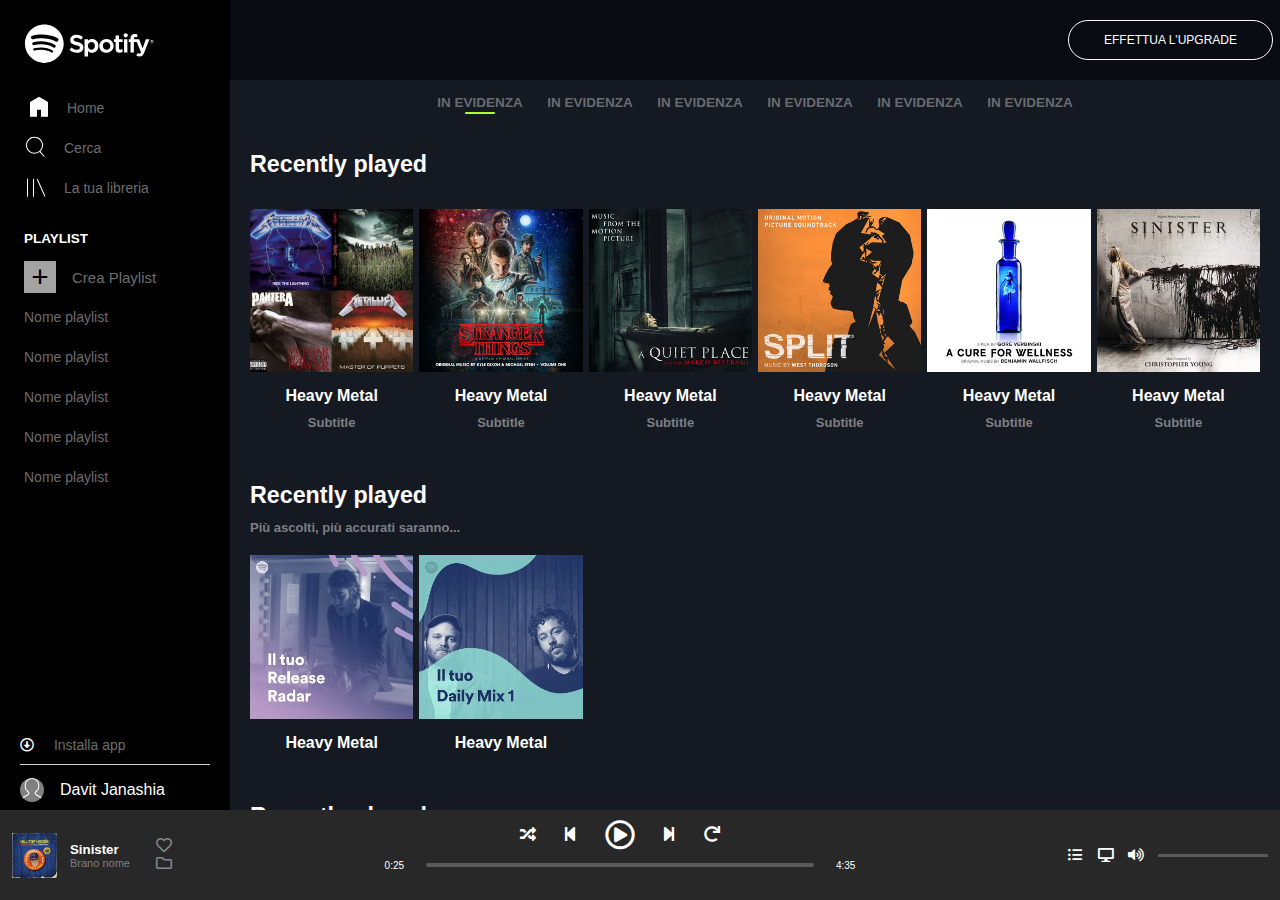
<file: index.html>
<!DOCTYPE html>
<html lang="en" dir="ltr">

  <head>
    <title>Spotify</title>
    <link rel="shortcut icon" href="img/spoticon1.png">
    <meta charset="utf-8"> <!--  -->
    <meta http-equiv="X-UA-Compatible" content="IE=edge"> <!--  -->
    <meta name="viewport" content="width=device-width, initial-scale=1"> <!-- ? -->
    <link rel="stylesheet" href="css/all.min.css"> <!-- font awsome-is dokumenttan linki  -->
    <link rel="stylesheet" href="css/fontawesome.min.css"> <!-- font awsome-is dokumenttan linki  -->

    <link rel="stylesheet" href="https://cdnjs.cloudflare.com/ajax/libs/font-awesome/4.7.0/css/font-awesome.min.css" />


    <link rel="stylesheet" href="css/style.css"> <!-- chemi css faili -->
  </head>

  <body>

    <div class="my-all-container">

      <header>

        <div class="my-navbar">

          <div class="my-nav-top">

            <div class="my-logo-header">

              <div class="my-logo-box">

                <a href="#">
                  <img id="my-logo" src="img/logo.svg" alt="header-logo">
                  <img id="my-logo-small" src="img/logo-small.svg" alt="img">
                </a>

              </div>

            </div>



            <div class="my-header-list n1">
              <ul>
                <li>
                  <a href="#">
                    <div class="my-home">
                      <img src="img/home.svg" alt="img">
                    </div>
                    <span>Home</span>
                  </a>
                </li>

                <li>
                  <a href="#">
                    <div class="my-search">
                      <img src="img/search.svg" alt="img">
                    </div>
                    <span>Cerca</span>
                  </a>
                </li>

                <li>
                  <a href="#">
                    <div class="my-library">
                      <img src="img/libreria.svg" alt="img">
                    </div>
                    <span>La tua libreria</span>
                  </a>
                </li>
              </ul>
            </div>

            <div class="my-header-list n2">
              <h2>PLAYLIST</h2>
              <div class="my-create-playlist">

                <a id="crea-playlist" href="#">

                  <div class="my-plus-box">
                    &plus;
                  </div>

                  <span>
                    Crea Playlist
                  </span>

                </a>

              </div>



              <ul id="my-ul-header">

                <li>
                  <a href="#">
                    Nome playlist
                  </a>
                </li>

                <li>
                  <a href="#">
                    Nome playlist
                  </a>
                </li>

                <li>
                  <a href="#">
                    Nome playlist
                  </a>
                </li>

                <li>
                  <a href="#">
                    Nome playlist
                  </a>
                </li>

                <li>
                  <a href="#">
                    Nome playlist
                  </a>
                </li>

              </ul>



            </div>

          </div>


          <div class="my-nav-bottom">

            <div class="my-header-list n3">

              <ul>
                <li>

                  <a href="#">

                    <i id="install" class="far fa-arrow-alt-circle-down"></i>

                    <span>Installa app</span>

                  </a>
                </li>

                <li>
                  <a id="profile" href="#">

                    <div class="my-profile-box">
                      <img src="img/profile.svg" alt="img">
                    </div>

                    <span id="my_user">User User</span>

                  </a>

                </li>
              </ul>
            </div>

          </div>


        </div>

      </header>



      <main>

        <div class="my-main-upgrade">
          <a href="#">EFFETTUA L'UPGRADE</a>
        </div>

        <div class="my-main-menu">

          <div id="my-ham">
            <i class="fas fa-bars"></i>
          </div>

          <ul class="my-main-menu-ul">

            <li>
               <a href="#">
                 IN EVIDENZA
              </a>
              <div class="my-main-menu-line n1">
              </div>
            </li>

            <li>
               <a href="#">
                 IN EVIDENZA
              </a>
              <div class="my-main-menu-line n2">
              </div>
            </li>

            <li>
               <a href="#">
                 IN EVIDENZA
              </a>
              <div class="my-main-menu-line n3">
              </div>
            </li>

            <li>
               <a href="#">
                 IN EVIDENZA
              </a>
              <div class="my-main-menu-line n4">
              </div>
            </li>

            <li>
               <a href="#">
                 IN EVIDENZA
              </a>
              <div class="my-main-menu-line n5">
              </div>
            </li>

            <li>
               <a href="#">
                 IN EVIDENZA
              </a>
              <div class="my-main-menu-line n6">
              </div>
            </li>

          </ul>
        </div>

        <section class="my-section n1">

          <div class="my-h2-album">
            <h2>Recently played</h2>
          </div>
          <div class="my-album-pictures n1">

            <div class="">

              <div class="my-album-hover">

                <img src="img/metal_lifting.jpg" alt="img">

                <div class="my-play-box-hover">
                  <i class="far fa-play-circle hover-play"></i>
                </div>

              </div>

              <div class="my-album-names">
                <h3>Heavy Metal</h3>
                <p>Subtitle</p>
              </div>
            </div>

            <div class="">


              <div class="my-album-hover">

                <img src="img/stranger.jpeg" alt="img">

                <div class="my-play-box-hover">
                  <i class="far fa-play-circle hover-play"></i>
                </div>

              </div>

              <div class="my-album-names">
                <h3>Heavy Metal</h3>
                <p>Subtitle</p>
              </div>
            </div>

            <div class="">

              <div class="my-album-hover">

                <img src="img/aquietplace.jpeg" alt="img">

                <div class="my-play-box-hover">
                  <i class="far fa-play-circle hover-play"></i>
                </div>

              </div>

              <div class="my-album-names">
                <h3>Heavy Metal</h3>
                <p>Subtitle</p>
              </div>
            </div>

            <div class="">

              <div class="my-album-hover">
                <img src="img/split.jpeg" alt="img">

                <div class="my-play-box-hover">
                  <i class="far fa-play-circle hover-play"></i>
                </div>
              </div>

              <div class="my-album-names">
                <h3>Heavy Metal</h3>
                <p>Subtitle</p>
              </div>
            </div>

            <div class="">

              <div class="my-album-hover">
                <img src="img/cure.jpeg" alt="img">

                <div class="my-play-box-hover">
                  <i class="far fa-play-circle hover-play"></i>
                </div>
              </div>


              <div class="my-album-names">
                <h3>Heavy Metal</h3>
                <p>Subtitle</p>
              </div>
            </div>

            <div class="">

              <div class="my-album-hover">
                <img src="img/sinister.jpeg" alt="img">

                <div class="my-play-box-hover">
                  <i class="far fa-play-circle hover-play"></i>
                </div>
              </div>


              <div class="my-album-names">
                <h3>Heavy Metal</h3>
                <p>Subtitle</p>
              </div>
            </div>

            <div class="my-empty">
            </div>

            <div class="my-empty">
            </div>

            <div class="my-empty">
            </div>

            <div class="my-empty">
            </div>

            <div class="my-empty">
            </div>

            <div class="my-empty">
            </div>

          </div>

        </section>

        <section class="my-section n2">

          <div class="my-h2-album">
            <h2>Recently played</h2>
          </div>

          <p class="my-p-album">Più ascolti, più accurati saranno...</p>
          <div class="my-album-pictures n2">

            <div class="">



              <div class="my-album-hover">
                <img src="img/radar.jpeg" alt="img">

                <div class="my-play-box-hover">
                  <i class="far fa-play-circle hover-play"></i>
                </div>
              </div>




              <div class="my-album-names">
                <h3>Heavy Metal</h3>
              </div>
            </div>

            <div class="">


              <div class="my-album-hover">
                <img src="img/mixdaily.jpeg" alt="img">

                <div class="my-play-box-hover">
                  <i class="far fa-play-circle hover-play"></i>
                </div>
              </div>




              <div class="my-album-names">
                <h3>Heavy Metal</h3>
              </div>
            </div>

            <div class="my-empty">
            </div>

            <div class="my-empty">
            </div>

            <div class="my-empty">
            </div>

            <div class="my-empty">
            </div>

          </div>

        </section>

        <section class="my-section n3">

          <div class="my-h2-album">
            <h2>Recently played</h2>
          </div>

          <p class="my-p-album">Più ascolti, più accurati saranno...</p>
          <div class="my-album-pictures n3">

            <div class="">

              <div class="my-album-hover round">

                <img src="img/youg.jpeg" alt="img">

                <div class="my-play-box-hover round">
                  <i class="far fa-play-circle hover-play"></i>
                </div>

              </div>

              <div class="my-album-names">
                <h3>Heavy Metal</h3>
              </div>
            </div>

            <div class="">


              <div class="my-album-hover round">

                <img src="img/einaudi.jpeg" alt="img">
                <div class="my-play-box-hover round">
                  <i class="far fa-play-circle hover-play"></i>
                </div>
              </div>


              <div class="my-album-names">
                <h3>Heavy Metal</h3>
              </div>
            </div>

            <div class="my-empty">
            </div>

            <div class="my-empty">
            </div>

            <div class="my-empty">
            </div>

            <div class="my-empty">
            </div>

          </div>

        </section>

      </main>




      <footer>

        <div class="my-player">

          <div class="my-player-left">

            <div class="my-player-left-content">

              <div id="player-left-img-box">
                <img src="img/player_left.jpg" alt="img-little">
              </div>

              <div class="my-player-left-text">
                <h5>Sinister</h5>
                <p>Brano nome</p>
              </div>

            </div>

            <div class="my-player-left-icons">
              <a href="#"><i class="far fa-heart"></i></a>
              <a href="#"><i class="far fa-folder"></i></a>
            </div>

          </div>

          <div class="my-player-middle">

            <div class="my-middle-top">
              <div class="my-play-buttons">

                <a href="#"><i class="fas fa-random"></i></a>
                <a href="#"><i class="fas fa-step-backward"></i></a>
                <a href="#"><i id="play" class="far fa-play-circle"></i></a>
                <a href="#"><i class="fas fa-step-forward"></i></a>
                <a href="#"><i class="fas fa-redo"></i></a>

              </div>
            </div>

            <div class="my-middle-bottom">
              <div class="my-play-line-bottom">

                <div class="my-player-time">
                  0:25
                </div>

                <div class="my-player-line">
                </div>

                <div class="my-player-time">
                  4:35
                </div>

              </div>
            </div>

          </div>

          <div class="my-player-right">

            <div class="my-some-logos-right">

              <a id="one" href="#"><i class="fas fa-list-ul"></i></a>
              <a id="two" href="#"><i class="fas fa-desktop"></i></a>
              <a id="three" href="#"><i class="fas fa-volume-up"></i></a>
              <div id="four" class="my-player-right-line"></div>

            </div>
          </div>
        </div>

      </footer>

    </div>


    <script rel="stylesheet" type="text/javascript" src="js/script.js"></script>


  </body>

</html>
</file>
<file: css/style.css>
*{
  box-sizing: border-box;
  margin:0;
  /* DEBUG:  */
  /* border:1px solid black; */
  /* padding:5px; */
  }

html {
  overflow: hidden;
  height: 100vh;
  scrollbar-color: hsla(0,0%,100%,.3) transparent;
}


body{
  font-family: Helvetica, Arial, sans-serif;
  height: 100vh;
  /* DEBUG:  */
  color: #7d7f84;
}

h2, h3, h4, h5{
  color: white;
}

ul{
  list-style-type: none;
  margin: 0;
  padding: 0;
}

a{
  text-decoration: none;
}
a:hover{
  color: white!important;
}
a:hover i{
  color: white;
}


/* griglia */

.my-all-container{
  display: grid;
  /* grid-gap: 2px; */
  grid-template-rows:calc(100vh - 90px) 90px;
  grid-template-columns:230px calc(100% - 230px);
}


header{
  background-color: #000000;
  grid-row:1/2;
  grid-column: 1/2;
  height: calc(100vh - 90px);
  overflow: hidden;
  padding: 24px 24px 0 24px;
}

header a{
  color: #6d6d6d;
}

header a:not(#profile){
  font-size: 14px;
}

header img:not(#my-logo){
  /* max-width: 100%; */
  width: 24px;
  margin-right: 16px;
}

header a#crea-playlist{
  font-size: 15px;
  display: flex;
  width: 100%;

}

header a#crea-playlist .my-plus-box{
  margin-right: 16px;
  background-color: #a3a3a3;
  width: 32px;
  height: 32px;
  display: flex;
  justify-content: center;
  align-items: center;
  font-size: 30px;
  color: black;
  font-weight: lighter;
}

#my-logo{
  max-width: 100%;
}

#my-logo-small{
  display: none;
}


.my-header-list.n1 a{
  display: flex;
  align-items: center;
  justify-content: flex-start;
  height: 40px;
}

#profile{
  color: white;
  display: flex;
  align-items: center;
}

.my-header-list.n2 h2{
  font-size: 13.5px;
}

.my-header-list.n2 > ul > li{
  height: 40px;
}

.my-header-list.n2 > *{
  padding: 3px 0 12px 0;
}

.my-create-playlist{
  display: flex;
  align-items: center;
}

.my-create-playlist span{
  display: flex;
  align-items: center;
}



.my-navbar{
  width: 100%;
  height: 100%;
  display: flex;
  flex-direction: column;
  justify-content: space-between;
}

.my-navbar > *{
  width: 100%;
}

.my-logo-header{
  display: flex;
  align-items: center;
  justify-content: flex-start;
  width: 100%;
  /* DEBUG:  */
  margin-bottom: 22px;
}

.my-logo-box{
  width: 131px;
}

.my-logo-box a{
  display: block;
}

.my-header-list.n1{
  margin-bottom: 20px;
}

.my-header-list.n1 ul li{
  border-left: 3px solid #adff2f;
  margin-left: -24px;
  padding-left: 24px;
}

.my-header-list.n1 ul li:not(:first-child){
  border: none;
}

/* prova scroll playlist */

.my-nav-top{
  height: 90%;
  overflow-y: hidden;
}


#my-ul-header{
  max-height: calc(100vh - 470px);
  overflow-y: auto;
}

.my-nav-bottom{
  position: fixed;
  bottom: 90px;
  left: 0;
  margin-left: 20px;
  background-color: black;
  padding-bottom: 5px;
  width: 190px;
  max-height: calc(100vh - 400px);
}

/* fine prova scroll playlist */

.my-header-list.n3 ul li:first-child{
  border-bottom: 1px solid lightgrey;
}

.my-header-list.n3 ul li{
  height: 40px;
  display: flex;
  align-items: center;
}

.my-header-list.n3 ul li:last-child{
  padding-top: 9px;
}

.my-profile-box{
  border-radius: 50%;
  background-color: #808080;
  width: 24px;
  height: 24px;
  overflow: hidden;
}

.my-profile-box img{
  max-width: 100%;
}

.my-profile-box{
  margin-right: 16px;
}

#install{
  margin-right: 16px;
  color: white;
}

main{
  background-color: #141922;
  grid-row: 1/2;
  grid-column: 2/3;
  overflow: auto;
  overflow-x: hidden;
  padding: 0 20px;
}

main > *{
  display: flex;
}

#my-ham{
  display: none;
}

.my-main-upgrade{
  background-color: #080b12;
  justify-content: flex-end;
  align-items: center;
  /* DEBUG:  */
  height: 80px;
  padding-right: 7px;
  margin-left: -20px;
  margin-right: -20px;
}

.my-main-upgrade a{
  color: white;
  border-radius: 40px;
  border: 1px solid white;
  padding: 12px 35px;
  font-size: 12px;

  transition: 0.3s;
}

.my-main-upgrade a:hover{
  transform: scale(1.1);
}

.my-main-menu{
  justify-content: center;
  align-items: center;
}


.my-main-menu a{
  color: #696b70;
  font-size: 13.5px;
  font-weight:bolder;
}

.my-main-menu-line{
  width: 30px;
  height: 2px;
  border-radius: 3px;
  background-color: #adff2f;
  margin-top: 2px;
  visibility:hidden
}

.my-main-menu-line.n1{
  visibility: visible;
}



.my-main-menu-ul{
  display: flex;
  justify-content: center;
  align-items: center;
  list-style-type: none;
  flex-wrap: wrap;
  padding: 10px 0;
}
.my-main-menu-ul li{
  display: flex;
  margin: 0;
  justify-content: center;
  align-items: center;
  flex-direction: column;
  padding: 5px 0;
  margin-bottom: 10px;
}

.my-main-menu-ul li a{
  display: inline-block;
  text-align: center;
  min-width: 110px;
}

.my-section{
  flex-direction: column;
  margin-bottom: 35px;
}

.my-h2-album{
  height: 50px;
  display: flex;
  align-items: center;
  font-size: 15.5px;
}

.my-p-album{
  font-size: 13px;
  font-weight: bolder;
}
.my-section > *{
  width: 100%;
}

.my-album-pictures > div img{
  max-width: 100%;
  height: auto;
  overflow: hidden;
}

.my-section.n1{
}

.my-album-hover{
  width: 100%;
  max-width: 300px;
  position: relative;
  display: flex;
  justify-content: center;
  align-items: center;
}

.my-play-box-hover{
  position: absolute;
  width: 100%;
  height: 100%;
  background-color: rgba(0, 0, 0, 0.3);
  /* display: flex; */
  align-items: center;
  justify-content: center;
  display:none;
}

.hover-play{
  font-size: 60px;
  color:white;
  opacity: 0.75;
}



.my-album-hover:hover .my-play-box-hover{
  display: flex;
}

.my-album-pictures{
  display: flex;
  text-align: center;
  justify-content: space-between;
  flex-wrap: wrap;
  width: auto;
  padding-top: 20px;
}


.my-album-pictures > *{
  width: calc(97% / 6);
  /* DEBUG:  */
  min-width: 150px;
  max-width: 300px!important;
}

.my-album-pictures h3 {
  padding: 15px 0 5px 0;
  font-size: 16px;
}

.my-album-pictures p {
  padding: 5px 0;
  font-size: 13px;
  font-weight: bolder;
}

.my-album-names > *{
  width: 100%;
}


.my-album-hover.round{
  width: 100%;
  max-width: 300px;
  border-radius: 50%;
  overflow: hidden;
}

.my-play-box-hover.round{
  width: 100%;
  border-radius: 50%;
  overflow: hidden;
}

footer{
  background-color: #282828;
  grid-row: 2/3;
  grid-column: 1/3;
  padding: 20px 12px;
  z-index: 999;
}

footer i{
  color: #878787;
}

.my-player{
  width: 100%;
  height: 100%;
  display: flex;
  justify-content: space-between;
}


.my-player > *{
  /* DEBUG:  */
  /* margin-right: 10px; */
}

.my-player-left{
  min-width: 160px;
}

.my-player-right{
  min-width: 200px;
}

#player-left-img-box{
  /* DEBUG:  */
  width: 45px;
  height: 45px;
  margin-right: 13px;
}

#player-left-img-box img{
  max-width: 100%;
}

.my-player-left{
  display: flex;
  align-items: center;
  justify-content:  space-between;
}

.my-player-left-content{
  display: flex;
}

.my-player-left-icons{
  display: flex;
  flex-direction: column;
}

.my-player-left-icons a:first-child{
  /* margin-right: 15px; */
}

.my-player-left-text{
  display: flex;
  flex-direction: column;
  justify-content: center;
}

.my-player-left-text h4{
  font-size: 9.5px;
}

.my-player-left-text p{
  font-size: 11px;
}

.my-player-middle{
  flex: 0.55;
  display: flex;
  flex-direction: column;
  align-items: center;
  margin-left: 20px;
  margin-right: 20px;
}

.my-player-middle > *{
  flex: 0.5;
  display: flex;
  width: 100%;
}

.my-middle-top{
  justify-content: center;
  align-items: center;
  margin-top: -10px;
}

.my-middle-top i, .my-some-logos-right i{
  color: white;
}

#play{
  font-size: 30px;
}

.my-play-buttons{
  display: flex;
  justify-content: space-between;
  width: 200px;
  align-items: center;
}

.my-play-buttons > *{
  /* margin-right: 2%; */
}

.my-play-line-bottom{
  display: flex;
  width: 100%;
  justify-content: space-between;
  align-items: center;
}

.my-player-time{
  font-size: 10px;
  color: white;
}

.my-player-line{
  flex: 0.9;
  height: 4px;
  align-self: center;
  background-color: #5a5a5a;
  border-radius: 5px;
}

.my-player-right{
  display: flex;
  align-items: center;
  justify-content: center;
}

.my-some-logos-right{
  display: flex;
  justify-content: space-between;
  width: 100%;
  align-items: center;
}

.my-some-logos-right i{
  font-size: 14px;
}

.my-player-right-line{
  height: 3px;
  width: 100px;
  background-color: #5a5a5a;
}

#one, #two, #three{
  width: 13%;
}

#four{
  width: 55%;
}

/* media query */



/* my media */
@media (max-width: 394px){
  .my-album-pictures > *{
    width: 97% !important;
    max-width: 300px!important;
  }

  .my-album-pictures > div:not(.my-empty){
    margin-bottom: 23px;
  }

  .my-main-menu{
    height: 50px;
    width: 100%;
  }

  .my-main-menu > ul{
    display: none!important;
  }

  .my-main-menu{
    display: flex;
    justify-content: flex-end;
    align-items: center;
  }

  #my-ham{
    display: block;
  }

  #my-ham:hover{
    color: white;
  }


}

 /* Small devices (landscape phones, 576px and up) */
@media (max-width: 576px) {

  .my-all-container{
    display: grid;
    /* grid-gap: 2px; */
    grid-template-rows:calc(100vh - 90px) 90px;
    grid-template-columns:55px calc(100% - 55px);
  }

  .my-main-menu-ul li a{
    font-size: 10px;
    min-width: 90px!important;
  }

  header{
    width: 55px;
    padding: 4px;
  }

  #my-logo{
    display: none;
  }

  .my-logo-box{
    display: flex;
    justify-content: center;
    align-items: center;

  }

  #my-logo-small{
    display: block;
    margin: 0!important;
    padding-top: 5px;
    width: 28px!important;
  }

  .my-header-list.n1{
    margin-top: -10px;
  }

  .my-header-list.n1 span{
    display: none;
  }

  .my-header-list.n1 img{
    margin-right: 0 !important;
  }

  .my-header-list.n1 li{
    border: none !important;
    display: flex;
    justify-content: center;
    margin: 0!important;
    padding: 0!important;
  }

  .my-header-list.n1 .myhome, .my-header-list.n1 .my-search,   .my-header-list.n1 .my-library{
    width: 100%;
  }

  .my-header-list.n2{
    display: none;
  }

  .my-header-list.n3 span{
    display: none;
  }

  .my-header-list.n3 li{
    border: none!important;
    display: flex;
    align-items: center;
    justify-content: center;
  }

  #install{
    position: relative;
    top: 7px;
  }

  .my-header-list.n3 a#profile{
    display: flex;
    justify-content: center;
    align-items: center;
  }

  .my-profile-box{
    margin: 0;
  }

  .my-header-list.n3 i, .my-header-list.n3 img{
    margin: 0!important;
  }

  .my-album-pictures{}

  .my-album-pictures > *{
    width: calc(97% / 2);
    /* DEBUG:  */
    min-width: 150px;
    max-width: 300px!important;
  }

  .my-nav-bottom{
    width: 55px;
    margin:0;
    max-height: calc(100vh - 250px);
  }


}

/* Medium devices (tablets, 768px and up) */
@media (max-width: 768px) {
  .my-album-pictures > *{
    width: calc(97% / 2);
    /* DEBUG:  */
    min-width: 150px;
    max-width: 300px!important;
  }

  .my-main-menu-ul li a{
    font-size: 10px;
    min-width: 90px!important;
  }



}

/* Large devices (desktops, 992px and up) */
@media (max-width: 992px) {
}

 /* Extra large devices (large desktops, 1200px and up) */
@media (max-width: 1200px) {
}

@media (min-width: 2100px){

  .my-section.n1 .my-empty {
    display: none;
  }
}
</file>
